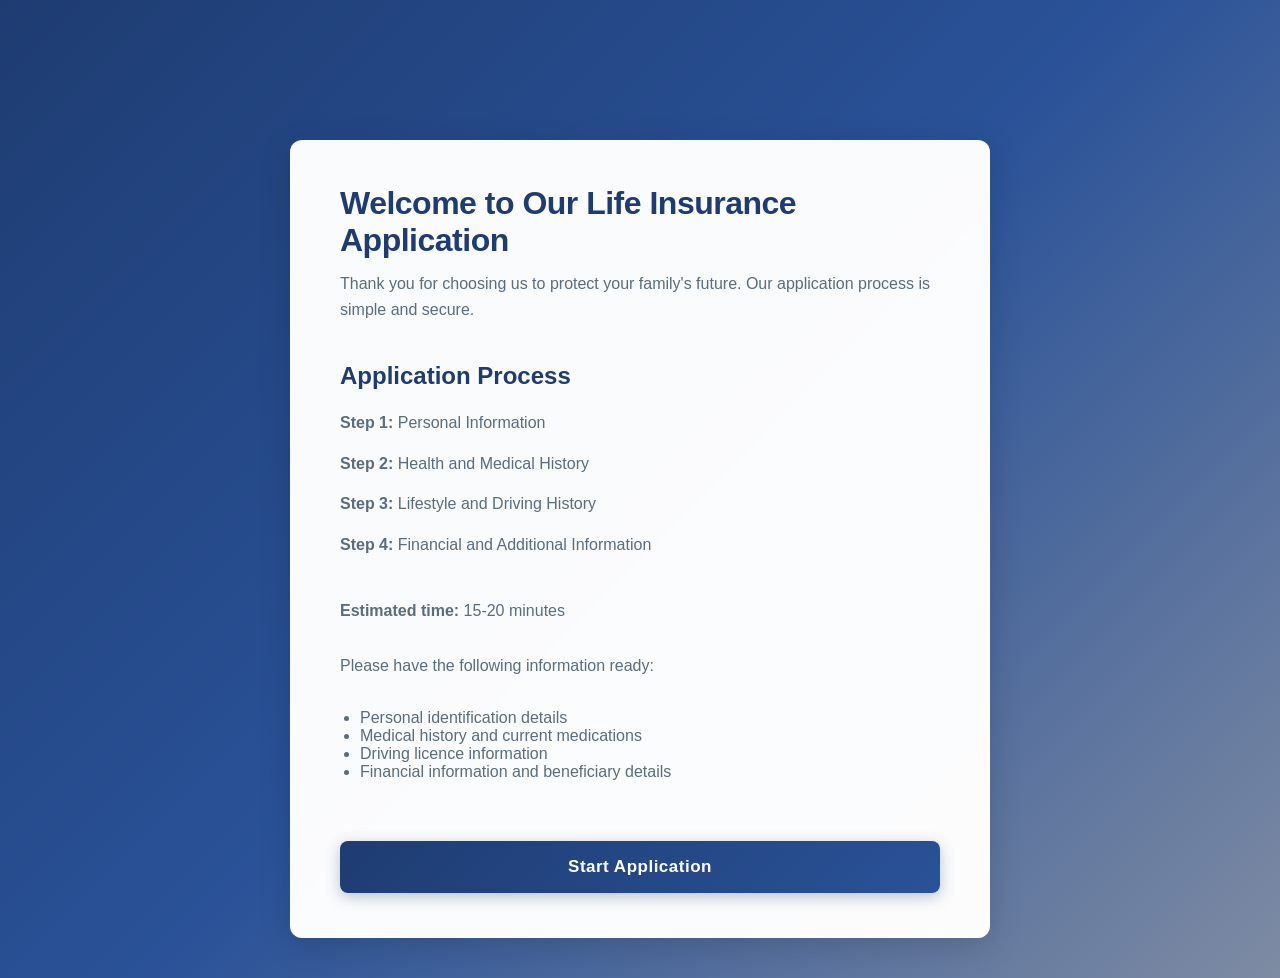
<file: index.html>
<!DOCTYPE html>
<html lang="en">
<head>
    <!-- Character encoding for proper text display -->
    <meta charset="UTF-8">
    <!-- Viewport settings for responsive design on mobile devices -->
    <meta name="viewport" content="width=device-width, initial-scale=1.0">
    <title>Life Insurance Application</title>
    <!-- Link to external CSS stylesheet -->
    <link rel="stylesheet" href="styles.css">
</head>
<body>
    <!-- Main container for the landing page -->
    <div class="container" style="margin-top: 100px;">
        <h1>Welcome to Our Life Insurance Application</h1>
        <p>Thank you for choosing us to protect your family's future. Our application process is simple and secure.</p>
        
        <div style="margin: 40px 0;">
            <h2 style="color: #1e3c72; font-size: 24px; margin-bottom: 20px;">Application Process</h2>
            <p style="margin-bottom: 15px;"><strong>Step 1:</strong> Personal Information</p>
            <p style="margin-bottom: 15px;"><strong>Step 2:</strong> Health and Medical History</p>
            <p style="margin-bottom: 15px;"><strong>Step 3:</strong> Lifestyle and Driving History</p>
            <p style="margin-bottom: 15px;"><strong>Step 4:</strong> Financial and Additional Information</p>
        </div>
        
        <div style="margin: 40px 0;">
            <p><strong>Estimated time:</strong> 15-20 minutes</p>
            <p>Please have the following information ready:</p>
            <ul style="margin-left: 20px; margin-top: 10px; color: #5a6c7d;">
                <li>Personal identification details</li>
                <li>Medical history and current medications</li>
                <li>Driving licence information</li>
                <li>Financial information and beneficiary details</li>
            </ul>
        </div>
        
        <button onclick="window.location.href='personal.html'" style="margin-top: 20px;">
            Start Application
        </button>
    </div>
</body>
</html>
</file>
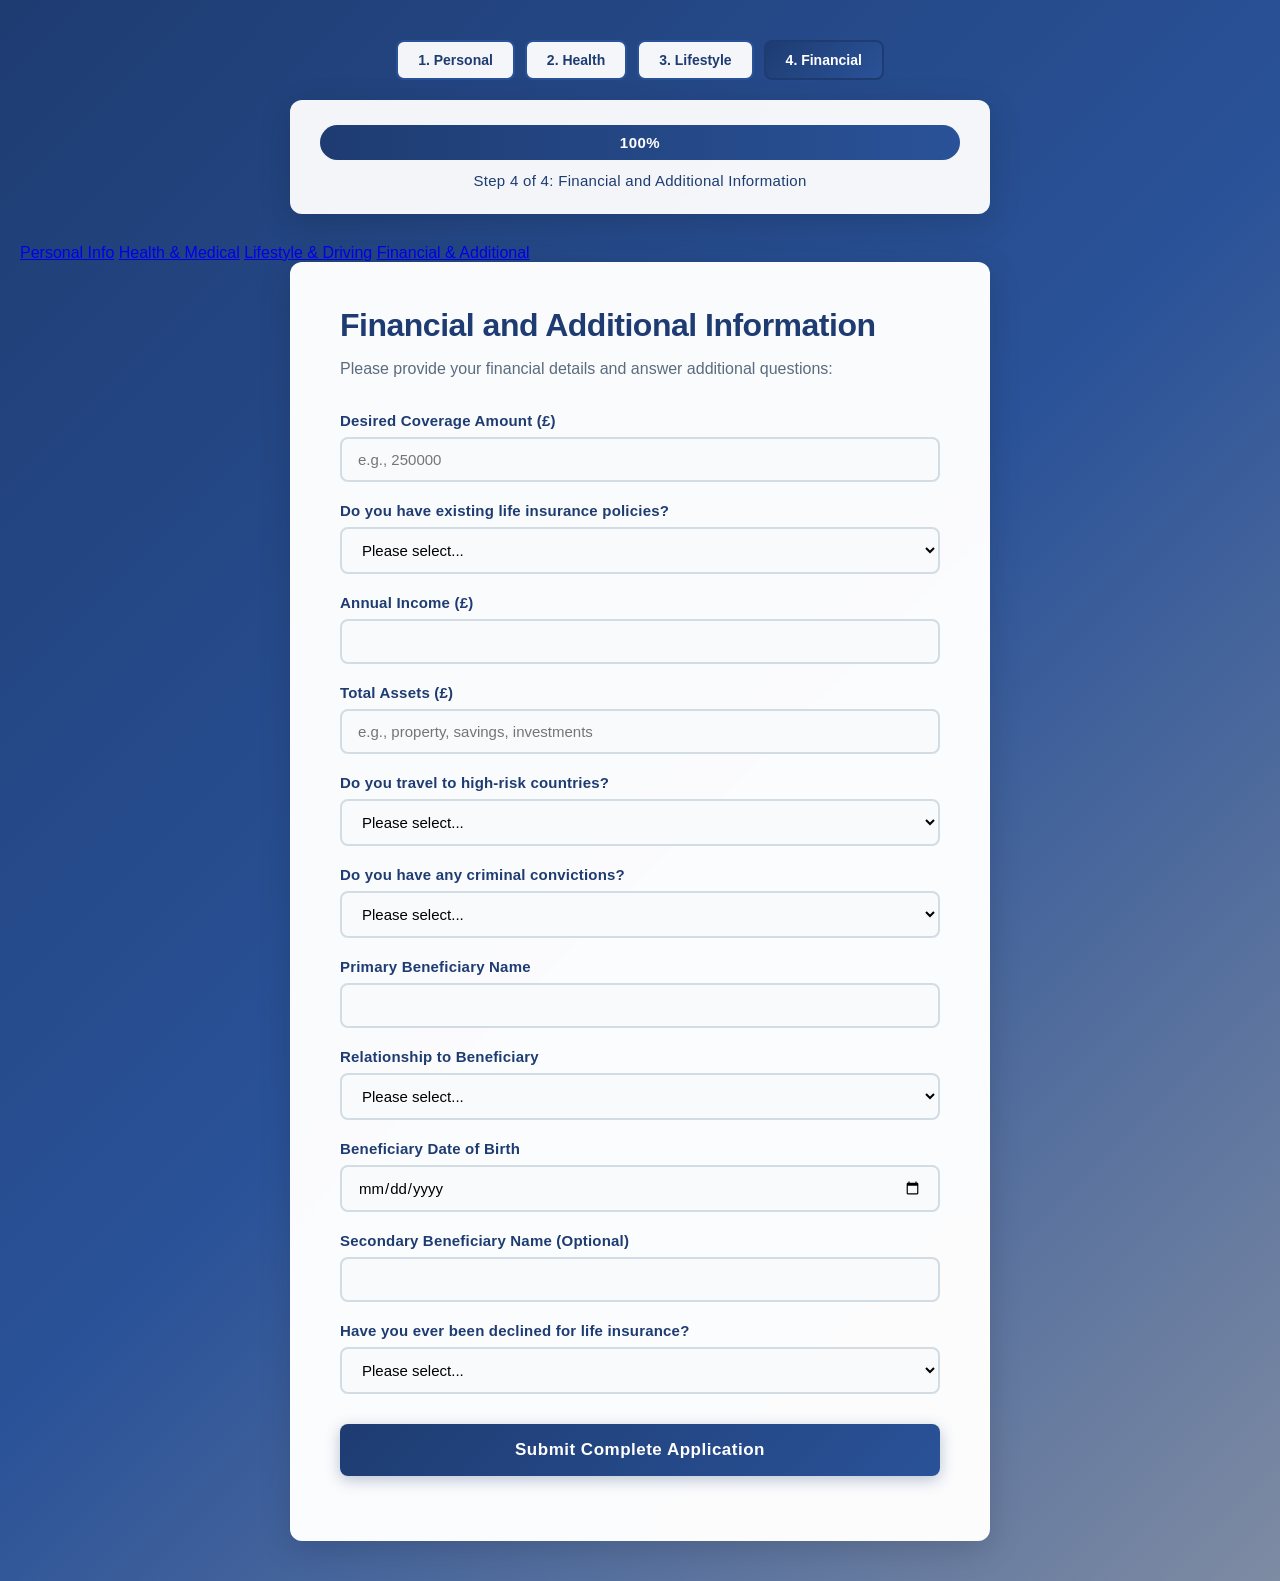
<file: financial.html>
<!DOCTYPE html>
<html lang="en">
<head>
    <!-- Character encoding for proper text display -->
    <meta charset="UTF-8">
    <!-- Viewport settings for responsive design on mobile devices -->
    <meta name="viewport" content="width=device-width, initial-scale=1.0">
    <title>Financial and Additional Information</title>
    <!-- Link to external CSS stylesheet -->
    <link rel="stylesheet" href="styles.css">
</head>
<body>
    <!-- Navigation buttons -->
    <div class="nav-buttons">
        <a href="personal.html" class="nav-button">1. Personal</a>
        <a href="health.html" class="nav-button">2. Health</a>
        <a href="lifestyle.html" class="nav-button">3. Lifestyle</a>
        <a href="financial.html" class="nav-button active">4. Financial</a>
    </div>
    
    <!-- Progress bar -->
    <div class="progress-container">
        <div class="progress-bar">
            <div class="progress-fill" style="width: 100%;">100%</div>
        </div>
        <div class="progress-text">Step 4 of 4: Financial and Additional Information</div>
    </div>
    
    <!-- Navigation bar -->
    <div class="nav-container">
        <a href="index.html" class="nav-link">Personal Info</a>
        <a href="health.html" class="nav-link">Health & Medical</a>
        <a href="lifestyle.html" class="nav-link">Lifestyle & Driving</a>
        <a href="financial.html" class="nav-link active">Financial & Additional</a>
    </div>
    
    <!-- Main container for the form -->
    <div class="container">
        <h1>Financial and Additional Information</h1>
        <p>Please provide your financial details and answer additional questions:</p>
        
        <!-- Financial and additional information form -->
        <form id="financialForm">
            <!-- Desired coverage amount -->
            <div class="form-group">
                <label for="coverageAmount">Desired Coverage Amount (£)</label>
                <input type="number" id="coverageAmount" name="coverageAmount" min="0" step="10000" placeholder="e.g., 250000" required>
            </div>
            
            <!-- Existing life insurance policies -->
            <div class="form-group">
                <label for="existingPolicies">Do you have existing life insurance policies?</label>
                <select id="existingPolicies" name="existingPolicies" required>
                    <option value="">Please select...</option>
                    <option value="no">No</option>
                    <option value="yes">Yes</option>
                </select>
            </div>
            
            <div class="form-group" id="policiesDetails" style="display: none;">
                <label for="policiesInfo">Please provide details of existing policies</label>
                <textarea id="policiesInfo" name="policiesInfo" rows="3" placeholder="Provider, coverage amount, and policy type"></textarea>
            </div>
            
            <!-- Annual income (already collected but asking again for verification) -->
            <div class="form-group">
                <label for="annualIncome">Annual Income (£)</label>
                <input type="number" id="annualIncome" name="annualIncome" min="0" step="1000" required>
            </div>
            
            <!-- Assets -->
            <div class="form-group">
                <label for="assets">Total Assets (£)</label>
                <input type="number" id="assets" name="assets" min="0" step="10000" placeholder="e.g., property, savings, investments" required>
            </div>
            
            <!-- Travel to high-risk countries -->
            <div class="form-group">
                <label for="highRiskTravel">Do you travel to high-risk countries?</label>
                <select id="highRiskTravel" name="highRiskTravel" required>
                    <option value="">Please select...</option>
                    <option value="no">No</option>
                    <option value="yes">Yes</option>
                    <option value="planning">Planning to</option>
                </select>
            </div>
            
            <div class="form-group" id="travelDetails" style="display: none;">
                <label for="travelInfo">Please provide details</label>
                <textarea id="travelInfo" name="travelInfo" rows="3" placeholder="Countries and frequency of travel"></textarea>
            </div>
            
            <!-- Criminal history -->
            <div class="form-group">
                <label for="criminalHistory">Do you have any criminal convictions?</label>
                <select id="criminalHistory" name="criminalHistory" required>
                    <option value="">Please select...</option>
                    <option value="no">No</option>
                    <option value="yes">Yes</option>
                </select>
            </div>
            
            <div class="form-group" id="criminalDetails" style="display: none;">
                <label for="criminalInfo">Please provide details</label>
                <textarea id="criminalInfo" name="criminalInfo" rows="3" placeholder="Nature of conviction and date"></textarea>
            </div>
            
            <!-- Beneficiary information -->
            <div class="form-group">
                <label for="beneficiaryName">Primary Beneficiary Name</label>
                <input type="text" id="beneficiaryName" name="beneficiaryName" required>
            </div>
            
            <div class="form-group">
                <label for="beneficiaryRelationship">Relationship to Beneficiary</label>
                <select id="beneficiaryRelationship" name="beneficiaryRelationship" required>
                    <option value="">Please select...</option>
                    <option value="spouse">Spouse</option>
                    <option value="partner">Partner</option>
                    <option value="child">Child</option>
                    <option value="parent">Parent</option>
                    <option value="sibling">Sibling</option>
                    <option value="other">Other</option>
                </select>
            </div>
            
            <div class="form-group">
                <label for="beneficiaryDOB">Beneficiary Date of Birth</label>
                <input type="date" id="beneficiaryDOB" name="beneficiaryDOB" required>
            </div>
            
            <!-- Secondary beneficiary (optional) -->
            <div class="form-group">
                <label for="secondaryBeneficiary">Secondary Beneficiary Name (Optional)</label>
                <input type="text" id="secondaryBeneficiary" name="secondaryBeneficiary">
            </div>
            
            <!-- Previous insurance declinations -->
            <div class="form-group">
                <label for="previousDeclination">Have you ever been declined for life insurance?</label>
                <select id="previousDeclination" name="previousDeclination" required>
                    <option value="">Please select...</option>
                    <option value="no">No</option>
                    <option value="yes">Yes</option>
                </select>
            </div>
            
            <div class="form-group" id="declinationDetails" style="display: none;">
                <label for="declinationInfo">Please provide details</label>
                <textarea id="declinationInfo" name="declinationInfo" rows="3" placeholder="Insurance company and reason for declination"></textarea>
            </div>
            
            <!-- Submit button -->
            <button type="submit">Submit Complete Application</button>
        </form>
        
        <!-- Container for success/error messages -->
        <div id="message"></div>
    </div>
    
    <script>
        // Show/hide conditional fields based on selections
        document.getElementById('existingPolicies').addEventListener('change', function() {
            const policiesDetails = document.getElementById('policiesDetails');
            if (this.value === 'yes') {
                policiesDetails.style.display = 'block';
                document.getElementById('policiesInfo').required = true;
            } else {
                policiesDetails.style.display = 'none';
                document.getElementById('policiesInfo').required = false;
            }
        });
        
        document.getElementById('highRiskTravel').addEventListener('change', function() {
            const travelDetails = document.getElementById('travelDetails');
            if (this.value === 'yes' || this.value === 'planning') {
                travelDetails.style.display = 'block';
                document.getElementById('travelInfo').required = true;
            } else {
                travelDetails.style.display = 'none';
                document.getElementById('travelInfo').required = false;
            }
        });
        
        document.getElementById('criminalHistory').addEventListener('change', function() {
            const criminalDetails = document.getElementById('criminalDetails');
            if (this.value === 'yes') {
                criminalDetails.style.display = 'block';
                document.getElementById('criminalInfo').required = true;
            } else {
                criminalDetails.style.display = 'none';
                document.getElementById('criminalInfo').required = false;
            }
        });
        
        document.getElementById('previousDeclination').addEventListener('change', function() {
            const declinationDetails = document.getElementById('declinationDetails');
            if (this.value === 'yes') {
                declinationDetails.style.display = 'block';
                document.getElementById('declinationInfo').required = true;
            } else {
                declinationDetails.style.display = 'none';
                document.getElementById('declinationInfo').required = false;
            }
        });
        
        // Validation functions
        function validateBeneficiaryName(name) {
            // Check for at least two words separated by space, no numbers
            const namePattern = /^[A-Za-z]+(\s[A-Za-z]+)+$/;
            return namePattern.test(name.trim());
        }
        
        function validateBeneficiaryDOB(dob) {
            const date = new Date(dob);
            const today = new Date();
            
            if (isNaN(date.getTime())) return { valid: false, message: 'Invalid date' };
            if (date > today) return { valid: false, message: 'Date of birth cannot be in the future' };
            
            return { valid: true };
        }
        
        // Add real-time validation
        document.getElementById('beneficiaryName').addEventListener('blur', function() {
            const name = this.value;
            if (!validateBeneficiaryName(name)) {
                this.style.borderColor = '#dc3545';
                if (!document.getElementById('beneficiaryNameError')) {
                    const error = document.createElement('small');
                    error.id = 'beneficiaryNameError';
                    error.style.color = '#dc3545';
                    error.textContent = 'Please enter full name (first and last name, letters only)';
                    this.parentElement.appendChild(error);
                }
            } else {
                this.style.borderColor = '#28a745';
                const error = document.getElementById('beneficiaryNameError');
                if (error) error.remove();
            }
        });
        
        document.getElementById('coverageAmount').addEventListener('blur', function() {
            const amount = parseFloat(this.value);
            if (amount < 10000 || amount > 10000000) {
                this.style.borderColor = '#dc3545';
                if (!document.getElementById('coverageError')) {
                    const error = document.createElement('small');
                    error.id = 'coverageError';
                    error.style.color = '#dc3545';
                    error.textContent = 'Coverage amount must be between £10,000 and £10,000,000';
                    this.parentElement.appendChild(error);
                }
            } else {
                this.style.borderColor = '#28a745';
                const error = document.getElementById('coverageError');
                if (error) error.remove();
            }
        });
        
        document.getElementById('annualIncome').addEventListener('blur', function() {
            const income = parseFloat(this.value);
            if (income < 0 || income > 10000000) {
                this.style.borderColor = '#dc3545';
                if (!document.getElementById('incomeError')) {
                    const error = document.createElement('small');
                    error.id = 'incomeError';
                    error.style.color = '#dc3545';
                    error.textContent = 'Please enter a valid annual income';
                    this.parentElement.appendChild(error);
                }
            } else {
                this.style.borderColor = '#28a745';
                const error = document.getElementById('incomeError');
                if (error) error.remove();
            }
        });
        
        // Add event listener for form submission
        document.getElementById('financialForm').addEventListener('submit', async function(e) {
            // Prevent default form submission behaviour (page reload)
            e.preventDefault();
            
            // Get form values
            const beneficiaryName = document.getElementById('beneficiaryName').value;
            const beneficiaryDOB = document.getElementById('beneficiaryDOB').value;
            const coverageAmount = parseFloat(document.getElementById('coverageAmount').value);
            const annualIncome = parseFloat(document.getElementById('annualIncome').value);
            
            // Validate fields
            const beneficiaryNameValid = validateBeneficiaryName(beneficiaryName);
            const beneficiaryDOBValidation = validateBeneficiaryDOB(beneficiaryDOB);
            const coverageValid = coverageAmount >= 10000 && coverageAmount <= 10000000;
            const incomeValid = annualIncome >= 0 && annualIncome <= 10000000;
            
            // Show error message if validation fails
            if (!beneficiaryNameValid || !beneficiaryDOBValidation.valid || !coverageValid || !incomeValid) {
                const messageDiv = document.getElementById('message');
                messageDiv.innerHTML = `
                    <div class="error">
                        <p><strong>Please correct the following errors:</strong></p>
                        ${!beneficiaryNameValid ? '<p>• Beneficiary name must contain first and last name (letters only)</p>' : ''}
                        ${!beneficiaryDOBValidation.valid ? '<p>• ' + beneficiaryDOBValidation.message + '</p>' : ''}
                        ${!coverageValid ? '<p>• Coverage amount must be between £10,000 and £10,000,000</p>' : ''}
                        ${!incomeValid ? '<p>• Please enter a valid annual income</p>' : ''}
                    </div>
                `;
                messageDiv.scrollIntoView({ behavior: 'smooth' });
                return;
            }
            
            // Collect all financial form data into a JavaScript object
            const financialData = {
                coverageAmount: document.getElementById('coverageAmount').value,
                existingPolicies: document.getElementById('existingPolicies').value,
                policiesInfo: document.getElementById('policiesInfo').value,
                annualIncome: document.getElementById('annualIncome').value,
                assets: document.getElementById('assets').value,
                highRiskTravel: document.getElementById('highRiskTravel').value,
                travelInfo: document.getElementById('travelInfo').value,
                criminalHistory: document.getElementById('criminalHistory').value,
                criminalInfo: document.getElementById('criminalInfo').value,
                beneficiaryName: document.getElementById('beneficiaryName').value,
                beneficiaryRelationship: document.getElementById('beneficiaryRelationship').value,
                beneficiaryDOB: document.getElementById('beneficiaryDOB').value,
                secondaryBeneficiary: document.getElementById('secondaryBeneficiary').value,
                previousDeclination: document.getElementById('previousDeclination').value,
                declinationInfo: document.getElementById('declinationInfo').value,
                submittedAt: new Date().toISOString() // Add timestamp of submission
            };
            
            const messageDiv = document.getElementById('message');
            
            // Save financial data to localStorage
            localStorage.setItem('financialInfo', JSON.stringify(financialData));
            
            // Retrieve all stored data from localStorage
            const personalInfo = JSON.parse(localStorage.getItem('personalInfo') || '{}');
            const healthInfo = JSON.parse(localStorage.getItem('healthInfo') || '{}');
            const lifestyleInfo = JSON.parse(localStorage.getItem('lifestyleInfo') || '{}');
            
            // Combine all data into a single object with separate sections
            const completeApplication = {
                personalInformation: personalInfo,
                healthAndMedicalHistory: healthInfo,
                lifestyleAndDrivingHistory: lifestyleInfo,
                financialAndAdditionalInformation: financialData,
                applicationCompletedAt: new Date().toISOString()
            };
            
            try {
                // Send complete application to the Flask backend server
                const response = await fetch('http://localhost:5000/submit-complete', {
                    method: 'POST',
                    headers: {
                        'Content-Type': 'application/json',
                    },
                    body: JSON.stringify(completeApplication)
                });
                
                // Parse the JSON response from the server
                const result = await response.json();
                
                if (result.status === 'success') {
                    // Clear localStorage after successful submission
                    localStorage.removeItem('personalInfo');
                    localStorage.removeItem('healthInfo');
                    localStorage.removeItem('lifestyleInfo');
                    localStorage.removeItem('financialInfo');
                    
                    // Get risk assessment data
                    const risk = result.riskAssessment;
                    
                    // Determine message class based on decision
                    let messageClass = 'success';
                    let decisionText = '';
                    
                    if (risk.decision === 'ACCEPT') {
                        messageClass = 'success';
                        decisionText = '<p><strong>Decision: ACCEPTED</strong></p><p>Your application has been accepted at standard rates.</p>';
                    } else if (risk.decision === 'ACCEPT_WITH_LOADING') {
                        messageClass = 'warning';
                        decisionText = '<p><strong>Decision: ACCEPTED WITH LOADING</strong></p><p>Your application has been accepted with an increased premium due to moderate risk factors.</p>';
                    } else if (risk.decision === 'REFER') {
                        messageClass = 'warning';
                        decisionText = '<p><strong>Decision: REFERRED FOR REVIEW</strong></p><p>Your application requires further review by our underwriting team. We will contact you within 5 working days.</p>';
                    }
                    
                    // Build risk breakdown list
                    let breakdownList = '';
                    if (risk.breakdown) {
                        breakdownList = '<p><strong>Risk Score Breakdown:</strong></p><ul style="text-align: left; margin: 10px 0; padding-left: 20px;">';
                        for (const [category, score] of Object.entries(risk.breakdown)) {
                            if (score > 0) {
                                const categoryName = category.replace(/_/g, ' ').replace(/\b\w/g, l => l.toUpperCase());
                                breakdownList += `<li style="margin-bottom: 5px;">${categoryName}: +${score} points</li>`;
                            }
                        }
                        breakdownList += '</ul>';
                    }
                    
                    // Display success message with risk assessment to the user
                    messageDiv.innerHTML = `
                        <div class="${messageClass}">
                            <h2 style="margin-bottom: 15px;">Application Assessment Complete</h2>
                            <p><strong>Coverage Amount:</strong> £${parseInt(financialData.coverageAmount).toLocaleString()}</p>
                            <p><strong>Primary Beneficiary:</strong> ${financialData.beneficiaryName}</p>
                            <hr style="margin: 15px 0; border: none; border-top: 1px solid rgba(0,0,0,0.1);">
                            <p><strong>Risk Assessment Results:</strong></p>
                            ${decisionText}
                            <p><strong>Risk Level:</strong> ${risk.risk_level}</p>
                            <p><strong>Total Risk Score:</strong> ${risk.total_score} points</p>
                            <hr style="margin: 15px 0; border: none; border-top: 1px solid rgba(0,0,0,0.1);">
                            ${breakdownList}
                            <p style="margin-top: 15px; font-size: 13px;"><em>Application saved as: ${result.filename}</em></p>
                        </div>
                    `;
                    
                    // Scroll to the message
                    messageDiv.scrollIntoView({ behavior: 'smooth' });
                } else {
                    // Display error message if server returned an error
                    messageDiv.innerHTML = `
                        <div class="error">
                            <p><strong>Error:</strong> ${result.message}</p>
                        </div>
                    `;
                }
            } catch (error) {
                // Display error message if the request failed
                messageDiv.innerHTML = `
                    <div class="error">
                        <p><strong>Error:</strong> Could not connect to server. Please make sure the Flask server is running.</p>
                        <p>${error.message}</p>
                    </div>
                `;
            }
        });
    </script>
</body>
</html>
</file>
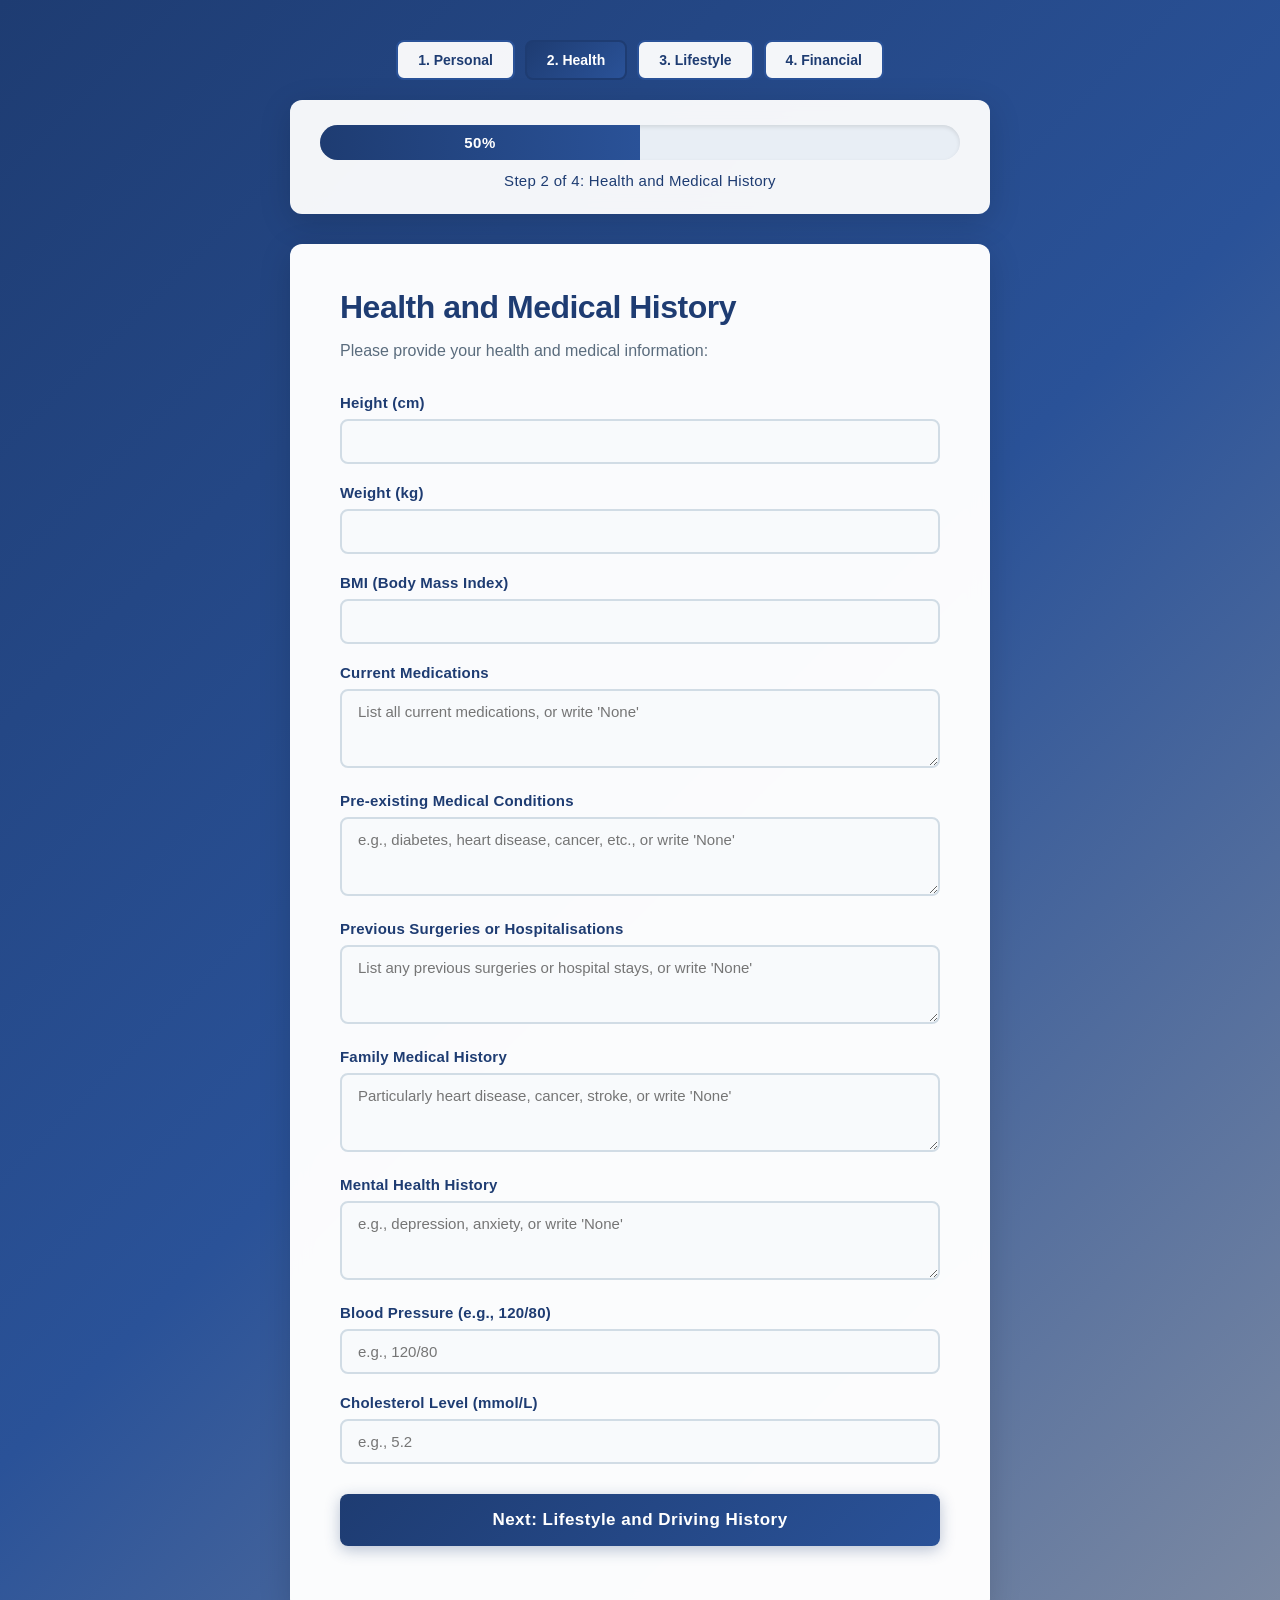
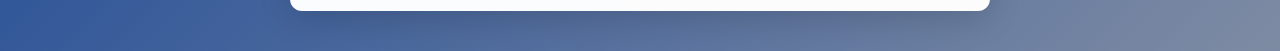
<file: health.html>
<!DOCTYPE html>
<html lang="en">
<head>
    <!-- Character encoding for proper text display -->
    <meta charset="UTF-8">
    <!-- Viewport settings for responsive design on mobile devices -->
    <meta name="viewport" content="width=device-width, initial-scale=1.0">
    <title>Health and Medical History</title>
    <!-- Link to external CSS stylesheet -->
    <link rel="stylesheet" href="styles.css">
</head>
<body>
    <!-- Navigation buttons -->
    <div class="nav-buttons">
        <a href="personal.html" class="nav-button">1. Personal</a>
        <a href="health.html" class="nav-button active">2. Health</a>
        <a href="lifestyle.html" class="nav-button">3. Lifestyle</a>
        <a href="financial.html" class="nav-button">4. Financial</a>
    </div>
    
    <!-- Progress bar -->
    <div class="progress-container">
        <div class="progress-bar">
            <div class="progress-fill" style="width: 50%;">50%</div>
        </div>
        <div class="progress-text">Step 2 of 4: Health and Medical History</div>
    </div>
    
    <!-- Main container for the form -->
    <div class="container">
        <h1>Health and Medical History</h1>
        <p>Please provide your health and medical information:</p>
        
        <!-- Health and medical history form -->
        <form id="healthForm">
            <!-- Height input field -->
            <div class="form-group">
                <label for="height">Height (cm)</label>
                <input type="number" id="height" name="height" min="0" step="0.1" required>
            </div>
            
            <!-- Weight input field -->
            <div class="form-group">
                <label for="weight">Weight (kg)</label>
                <input type="number" id="weight" name="weight" min="0" step="0.1" required>
            </div>
            
            <!-- BMI display (calculated automatically) -->
            <div class="form-group">
                <label>BMI (Body Mass Index)</label>
                <input type="text" id="bmi" name="bmi" readonly>
            </div>
            
            <!-- Current medications textarea -->
            <div class="form-group">
                <label for="medications">Current Medications</label>
                <textarea id="medications" name="medications" rows="3" placeholder="List all current medications, or write 'None'"></textarea>
            </div>
            
            <!-- Pre-existing medical conditions -->
            <div class="form-group">
                <label for="medicalConditions">Pre-existing Medical Conditions</label>
                <textarea id="medicalConditions" name="medicalConditions" rows="3" placeholder="e.g., diabetes, heart disease, cancer, etc., or write 'None'" required></textarea>
            </div>
            
            <!-- Previous surgeries or hospitalisations -->
            <div class="form-group">
                <label for="surgeries">Previous Surgeries or Hospitalisations</label>
                <textarea id="surgeries" name="surgeries" rows="3" placeholder="List any previous surgeries or hospital stays, or write 'None'" required></textarea>
            </div>
            
            <!-- Family medical history -->
            <div class="form-group">
                <label for="familyHistory">Family Medical History</label>
                <textarea id="familyHistory" name="familyHistory" rows="3" placeholder="Particularly heart disease, cancer, stroke, or write 'None'" required></textarea>
            </div>
            
            <!-- Mental health history -->
            <div class="form-group">
                <label for="mentalHealth">Mental Health History</label>
                <textarea id="mentalHealth" name="mentalHealth" rows="3" placeholder="e.g., depression, anxiety, or write 'None'" required></textarea>
            </div>
            
            <!-- Blood pressure -->
            <div class="form-group">
                <label for="bloodPressure">Blood Pressure (e.g., 120/80)</label>
                <input type="text" id="bloodPressure" name="bloodPressure" placeholder="e.g., 120/80" required>
            </div>
            
            <!-- Cholesterol levels -->
            <div class="form-group">
                <label for="cholesterol">Cholesterol Level (mmol/L)</label>
                <input type="number" id="cholesterol" name="cholesterol" min="0" step="0.1" placeholder="e.g., 5.2">
            </div>
            
            <!-- Submit button -->
            <button type="submit">Next: Lifestyle and Driving History</button>
        </form>
        
        <!-- Container for success/error messages -->
        <div id="message"></div>
    </div>
    
    <script>
        // Calculate BMI automatically when height or weight changes
        const heightInput = document.getElementById('height');
        const weightInput = document.getElementById('weight');
        const bmiInput = document.getElementById('bmi');
        
        function calculateBMI() {
            const height = parseFloat(heightInput.value);
            const weight = parseFloat(weightInput.value);
            
            if (height > 0 && weight > 0) {
                // BMI = weight (kg) / (height (m))^2
                const heightInMeters = height / 100;
                const bmi = weight / (heightInMeters * heightInMeters);
                bmiInput.value = bmi.toFixed(1);
            } else {
                bmiInput.value = '';
            }
        }
        
        // Validation functions
        function validateHeight(height) {
            // Height should be between 100cm and 250cm
            return height >= 100 && height <= 250;
        }
        
        function validateWeight(weight) {
            // Weight should be between 30kg and 300kg
            return weight >= 30 && weight <= 300;
        }
        
        function validateBloodPressure(bp) {
            // Format: systolic/diastolic (e.g., 120/80)
            const bpPattern = /^\d{2,3}\/\d{2,3}$/;
            if (!bpPattern.test(bp)) return false;
            
            const [systolic, diastolic] = bp.split('/').map(Number);
            // Systolic: 70-250, Diastolic: 40-150
            return systolic >= 70 && systolic <= 250 && diastolic >= 40 && diastolic <= 150;
        }
        
        function validateCholesterol(cholesterol) {
            // Cholesterol should be between 2.0 and 15.0 mmol/L
            return cholesterol >= 2.0 && cholesterol <= 15.0;
        }
        
        heightInput.addEventListener('input', calculateBMI);
        weightInput.addEventListener('input', calculateBMI);
        
        // Add real-time validation
        heightInput.addEventListener('blur', function() {
            const height = parseFloat(this.value);
            if (!validateHeight(height)) {
                this.style.borderColor = '#dc3545';
                if (!document.getElementById('heightError')) {
                    const error = document.createElement('small');
                    error.id = 'heightError';
                    error.style.color = '#dc3545';
                    error.textContent = 'Height must be between 100cm and 250cm';
                    this.parentElement.appendChild(error);
                }
            } else {
                this.style.borderColor = '#28a745';
                const error = document.getElementById('heightError');
                if (error) error.remove();
            }
        });
        
        weightInput.addEventListener('blur', function() {
            const weight = parseFloat(this.value);
            if (!validateWeight(weight)) {
                this.style.borderColor = '#dc3545';
                if (!document.getElementById('weightError')) {
                    const error = document.createElement('small');
                    error.id = 'weightError';
                    error.style.color = '#dc3545';
                    error.textContent = 'Weight must be between 30kg and 300kg';
                    this.parentElement.appendChild(error);
                }
            } else {
                this.style.borderColor = '#28a745';
                const error = document.getElementById('weightError');
                if (error) error.remove();
            }
        });
        
        document.getElementById('bloodPressure').addEventListener('blur', function() {
            const bp = this.value;
            if (!validateBloodPressure(bp)) {
                this.style.borderColor = '#dc3545';
                if (!document.getElementById('bpError')) {
                    const error = document.createElement('small');
                    error.id = 'bpError';
                    error.style.color = '#dc3545';
                    error.textContent = 'Please enter blood pressure in format: 120/80';
                    this.parentElement.appendChild(error);
                }
            } else {
                this.style.borderColor = '#28a745';
                const error = document.getElementById('bpError');
                if (error) error.remove();
            }
        });
        
        document.getElementById('cholesterol').addEventListener('blur', function() {
            const cholesterol = parseFloat(this.value);
            if (this.value && !validateCholesterol(cholesterol)) {
                this.style.borderColor = '#dc3545';
                if (!document.getElementById('cholesterolError')) {
                    const error = document.createElement('small');
                    error.id = 'cholesterolError';
                    error.style.color = '#dc3545';
                    error.textContent = 'Cholesterol must be between 2.0 and 15.0 mmol/L';
                    this.parentElement.appendChild(error);
                }
            } else {
                this.style.borderColor = '#28a745';
                const error = document.getElementById('cholesterolError');
                if (error) error.remove();
            }
        });
        
        // Add event listener for form submission
        document.getElementById('healthForm').addEventListener('submit', async function(e) {
            // Prevent default form submission behaviour (page reload)
            e.preventDefault();
            
            // Get form values
            const height = parseFloat(document.getElementById('height').value);
            const weight = parseFloat(document.getElementById('weight').value);
            const bloodPressure = document.getElementById('bloodPressure').value;
            const cholesterol = parseFloat(document.getElementById('cholesterol').value);
            
            // Validate all fields
            const heightValid = validateHeight(height);
            const weightValid = validateWeight(weight);
            const bpValid = validateBloodPressure(bloodPressure);
            const cholesterolValid = !cholesterol || validateCholesterol(cholesterol);
            
            // Show error message if validation fails
            if (!heightValid || !weightValid || !bpValid || !cholesterolValid) {
                const messageDiv = document.getElementById('message');
                messageDiv.innerHTML = `
                    <div class="error">
                        <p><strong>Please correct the following errors:</strong></p>
                        ${!heightValid ? '<p>• Height must be between 100cm and 250cm</p>' : ''}
                        ${!weightValid ? '<p>• Weight must be between 30kg and 300kg</p>' : ''}
                        ${!bpValid ? '<p>• Blood pressure must be in format: 120/80</p>' : ''}
                        ${!cholesterolValid ? '<p>• Cholesterol must be between 2.0 and 15.0 mmol/L</p>' : ''}
                    </div>
                `;
                messageDiv.scrollIntoView({ behavior: 'smooth' });
                return;
            }
            
            // Collect all health form data into a JavaScript object
            const healthData = {
                height: height,
                weight: weight,
                bmi: document.getElementById('bmi').value,
                medications: document.getElementById('medications').value,
                medicalConditions: document.getElementById('medicalConditions').value,
                surgeries: document.getElementById('surgeries').value,
                familyHistory: document.getElementById('familyHistory').value,
                mentalHealth: document.getElementById('mentalHealth').value,
                bloodPressure: bloodPressure,
                cholesterol: cholesterol || '',
                submittedAt: new Date().toISOString() // Add timestamp of submission
            };
            
            // Save health data to localStorage
            localStorage.setItem('healthInfo', JSON.stringify(healthData));
            
            // Redirect to lifestyle page
            window.location.href = 'lifestyle.html';
        });
    </script>
</body>
</html>
</file>
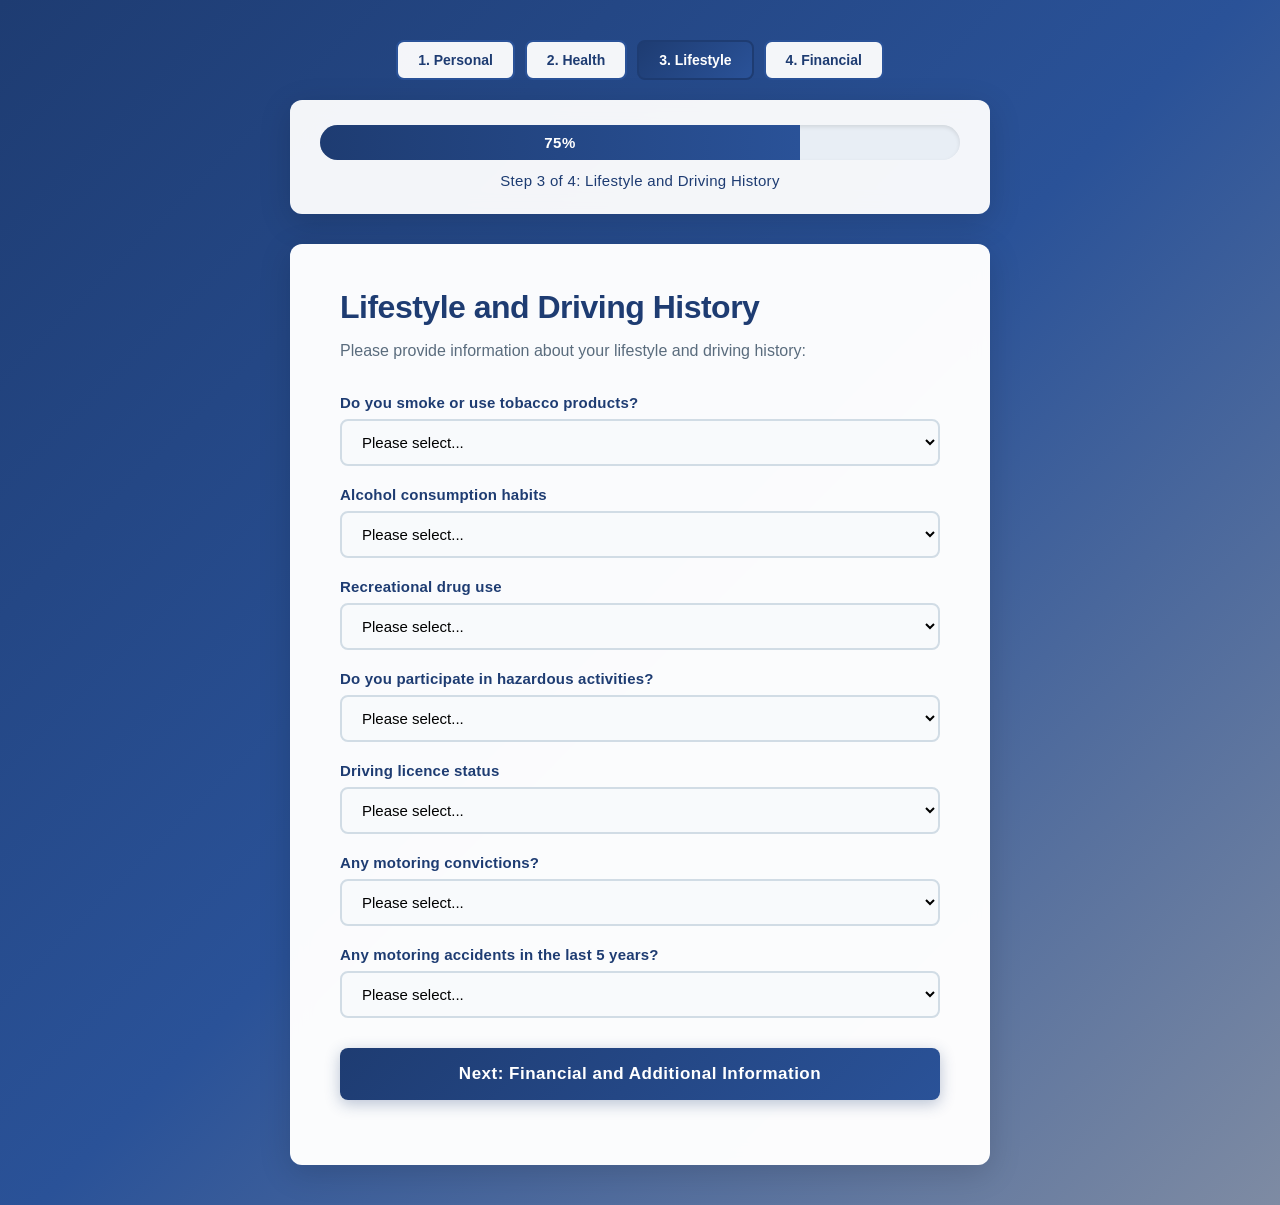
<file: lifestyle.html>
<!DOCTYPE html>
<html lang="en">
<head>
    <!-- Character encoding for proper text display -->
    <meta charset="UTF-8">
    <!-- Viewport settings for responsive design on mobile devices -->
    <meta name="viewport" content="width=device-width, initial-scale=1.0">
    <title>Lifestyle and Driving History</title>
    <!-- Link to external CSS stylesheet -->
    <link rel="stylesheet" href="styles.css">
</head>
<body>
    <!-- Navigation buttons -->
    <div class="nav-buttons">
        <a href="personal.html" class="nav-button">1. Personal</a>
        <a href="health.html" class="nav-button">2. Health</a>
        <a href="lifestyle.html" class="nav-button active">3. Lifestyle</a>
        <a href="financial.html" class="nav-button">4. Financial</a>
    </div>
    
    <!-- Progress bar -->
    <div class="progress-container">
        <div class="progress-bar">
            <div class="progress-fill" style="width: 75%;">75%</div>
        </div>
        <div class="progress-text">Step 3 of 4: Lifestyle and Driving History</div>
    </div>
    
    <!-- Main container for the form -->
    <div class="container">
        <h1>Lifestyle and Driving History</h1>
        <p>Please provide information about your lifestyle and driving history:</p>
        
        <!-- Lifestyle and driving history form -->
        <form id="lifestyleForm">
            <!-- Smoking/tobacco use section -->
            <div class="form-group">
                <label for="smoker">Do you smoke or use tobacco products?</label>
                <select id="smoker" name="smoker" required>
                    <option value="">Please select...</option>
                    <option value="no">No</option>
                    <option value="yes">Yes</option>
                    <option value="former">Former smoker</option>
                </select>
            </div>
            
            <!-- Smoking details (shown if yes) -->
            <div class="form-group" id="smokingDetails" style="display: none;">
                <label for="smokingAmount">How much do you smoke per day?</label>
                <input type="text" id="smokingAmount" name="smokingAmount" placeholder="e.g., 10 cigarettes">
            </div>
            
            <div class="form-group" id="smokingDuration" style="display: none;">
                <label for="smokingYears">For how long have you smoked?</label>
                <input type="text" id="smokingYears" name="smokingYears" placeholder="e.g., 5 years">
            </div>
            
            <!-- Alcohol consumption -->
            <div class="form-group">
                <label for="alcohol">Alcohol consumption habits</label>
                <select id="alcohol" name="alcohol" required>
                    <option value="">Please select...</option>
                    <option value="none">None</option>
                    <option value="occasional">Occasional (1-2 drinks per week)</option>
                    <option value="moderate">Moderate (3-7 drinks per week)</option>
                    <option value="regular">Regular (8-14 drinks per week)</option>
                    <option value="heavy">Heavy (15+ drinks per week)</option>
                </select>
            </div>
            
            <!-- Recreational drug use -->
            <div class="form-group">
                <label for="drugs">Recreational drug use</label>
                <select id="drugs" name="drugs" required>
                    <option value="">Please select...</option>
                    <option value="no">No</option>
                    <option value="yes">Yes</option>
                    <option value="former">Former user</option>
                </select>
            </div>
            
            <div class="form-group" id="drugDetails" style="display: none;">
                <label for="drugInfo">Please provide details</label>
                <textarea id="drugInfo" name="drugInfo" rows="3" placeholder="Type of drugs and frequency"></textarea>
            </div>
            
            <!-- Hazardous activities -->
            <div class="form-group">
                <label for="hazardousActivities">Do you participate in hazardous activities?</label>
                <select id="hazardousActivities" name="hazardousActivities" required>
                    <option value="">Please select...</option>
                    <option value="no">No</option>
                    <option value="yes">Yes</option>
                </select>
            </div>
            
            <div class="form-group" id="activitiesDetails" style="display: none;">
                <label for="activitiesInfo">Please specify activities</label>
                <textarea id="activitiesInfo" name="activitiesInfo" rows="3" placeholder="e.g., skydiving, scuba diving, motor racing"></textarea>
            </div>
            
            <!-- Driving licence status -->
            <div class="form-group">
                <label for="licenceStatus">Driving licence status</label>
                <select id="licenceStatus" name="licenceStatus" required>
                    <option value="">Please select...</option>
                    <option value="full">Full UK licence</option>
                    <option value="provisional">Provisional licence</option>
                    <option value="international">International licence</option>
                    <option value="none">No licence</option>
                    <option value="suspended">Suspended</option>
                    <option value="revoked">Revoked</option>
                </select>
            </div>
            
            <!-- Motoring convictions -->
            <div class="form-group">
                <label for="convictions">Any motoring convictions?</label>
                <select id="convictions" name="convictions" required>
                    <option value="">Please select...</option>
                    <option value="no">No</option>
                    <option value="yes">Yes</option>
                </select>
            </div>
            
            <div class="form-group" id="convictionsDetails" style="display: none;">
                <label for="convictionsInfo">Please provide details</label>
                <textarea id="convictionsInfo" name="convictionsInfo" rows="3" placeholder="Type of conviction and date"></textarea>
            </div>
            
            <!-- Accidents -->
            <div class="form-group">
                <label for="accidents">Any motoring accidents in the last 5 years?</label>
                <select id="accidents" name="accidents" required>
                    <option value="">Please select...</option>
                    <option value="no">No</option>
                    <option value="yes">Yes</option>
                </select>
            </div>
            
            <div class="form-group" id="accidentsDetails" style="display: none;">
                <label for="accidentsInfo">Please provide details</label>
                <textarea id="accidentsInfo" name="accidentsInfo" rows="3" placeholder="Date, circumstances, and fault status"></textarea>
            </div>
            
            <!-- Submit button -->
            <button type="submit">Next: Financial and Additional Information</button>
        </form>
        
        <!-- Container for success/error messages -->
        <div id="message"></div>
    </div>
    
    <script>
        // Show/hide conditional fields based on selections
        document.getElementById('smoker').addEventListener('change', function() {
            const smokingDetails = document.getElementById('smokingDetails');
            const smokingDuration = document.getElementById('smokingDuration');
            if (this.value === 'yes') {
                smokingDetails.style.display = 'block';
                smokingDuration.style.display = 'block';
                document.getElementById('smokingAmount').required = true;
                document.getElementById('smokingYears').required = true;
            } else {
                smokingDetails.style.display = 'none';
                smokingDuration.style.display = 'none';
                document.getElementById('smokingAmount').required = false;
                document.getElementById('smokingYears').required = false;
            }
        });
        
        document.getElementById('drugs').addEventListener('change', function() {
            const drugDetails = document.getElementById('drugDetails');
            if (this.value === 'yes' || this.value === 'former') {
                drugDetails.style.display = 'block';
                document.getElementById('drugInfo').required = true;
            } else {
                drugDetails.style.display = 'none';
                document.getElementById('drugInfo').required = false;
            }
        });
        
        document.getElementById('hazardousActivities').addEventListener('change', function() {
            const activitiesDetails = document.getElementById('activitiesDetails');
            if (this.value === 'yes') {
                activitiesDetails.style.display = 'block';
                document.getElementById('activitiesInfo').required = true;
            } else {
                activitiesDetails.style.display = 'none';
                document.getElementById('activitiesInfo').required = false;
            }
        });
        
        document.getElementById('convictions').addEventListener('change', function() {
            const convictionsDetails = document.getElementById('convictionsDetails');
            if (this.value === 'yes') {
                convictionsDetails.style.display = 'block';
                document.getElementById('convictionsInfo').required = true;
            } else {
                convictionsDetails.style.display = 'none';
                document.getElementById('convictionsInfo').required = false;
            }
        });
        
        document.getElementById('accidents').addEventListener('change', function() {
            const accidentsDetails = document.getElementById('accidentsDetails');
            if (this.value === 'yes') {
                accidentsDetails.style.display = 'block';
                document.getElementById('accidentsInfo').required = true;
            } else {
                accidentsDetails.style.display = 'none';
                document.getElementById('accidentsInfo').required = false;
            }
        });
        
        // Add event listener for form submission
        document.getElementById('lifestyleForm').addEventListener('submit', async function(e) {
            // Prevent default form submission behaviour (page reload)
            e.preventDefault();
            
            // Collect all lifestyle form data into a JavaScript object
            const lifestyleData = {
                smoker: document.getElementById('smoker').value,
                smokingAmount: document.getElementById('smokingAmount').value,
                smokingYears: document.getElementById('smokingYears').value,
                alcohol: document.getElementById('alcohol').value,
                drugs: document.getElementById('drugs').value,
                drugInfo: document.getElementById('drugInfo').value,
                hazardousActivities: document.getElementById('hazardousActivities').value,
                activitiesInfo: document.getElementById('activitiesInfo').value,
                licenceStatus: document.getElementById('licenceStatus').value,
                convictions: document.getElementById('convictions').value,
                convictionsInfo: document.getElementById('convictionsInfo').value,
                accidents: document.getElementById('accidents').value,
                accidentsInfo: document.getElementById('accidentsInfo').value,
                submittedAt: new Date().toISOString() // Add timestamp of submission
            };
            
            // Save lifestyle data to localStorage
            localStorage.setItem('lifestyleInfo', JSON.stringify(lifestyleData));
            
            // Redirect to financial page
            window.location.href = 'financial.html';
        });
    </script>
</body>
</html>
</file>
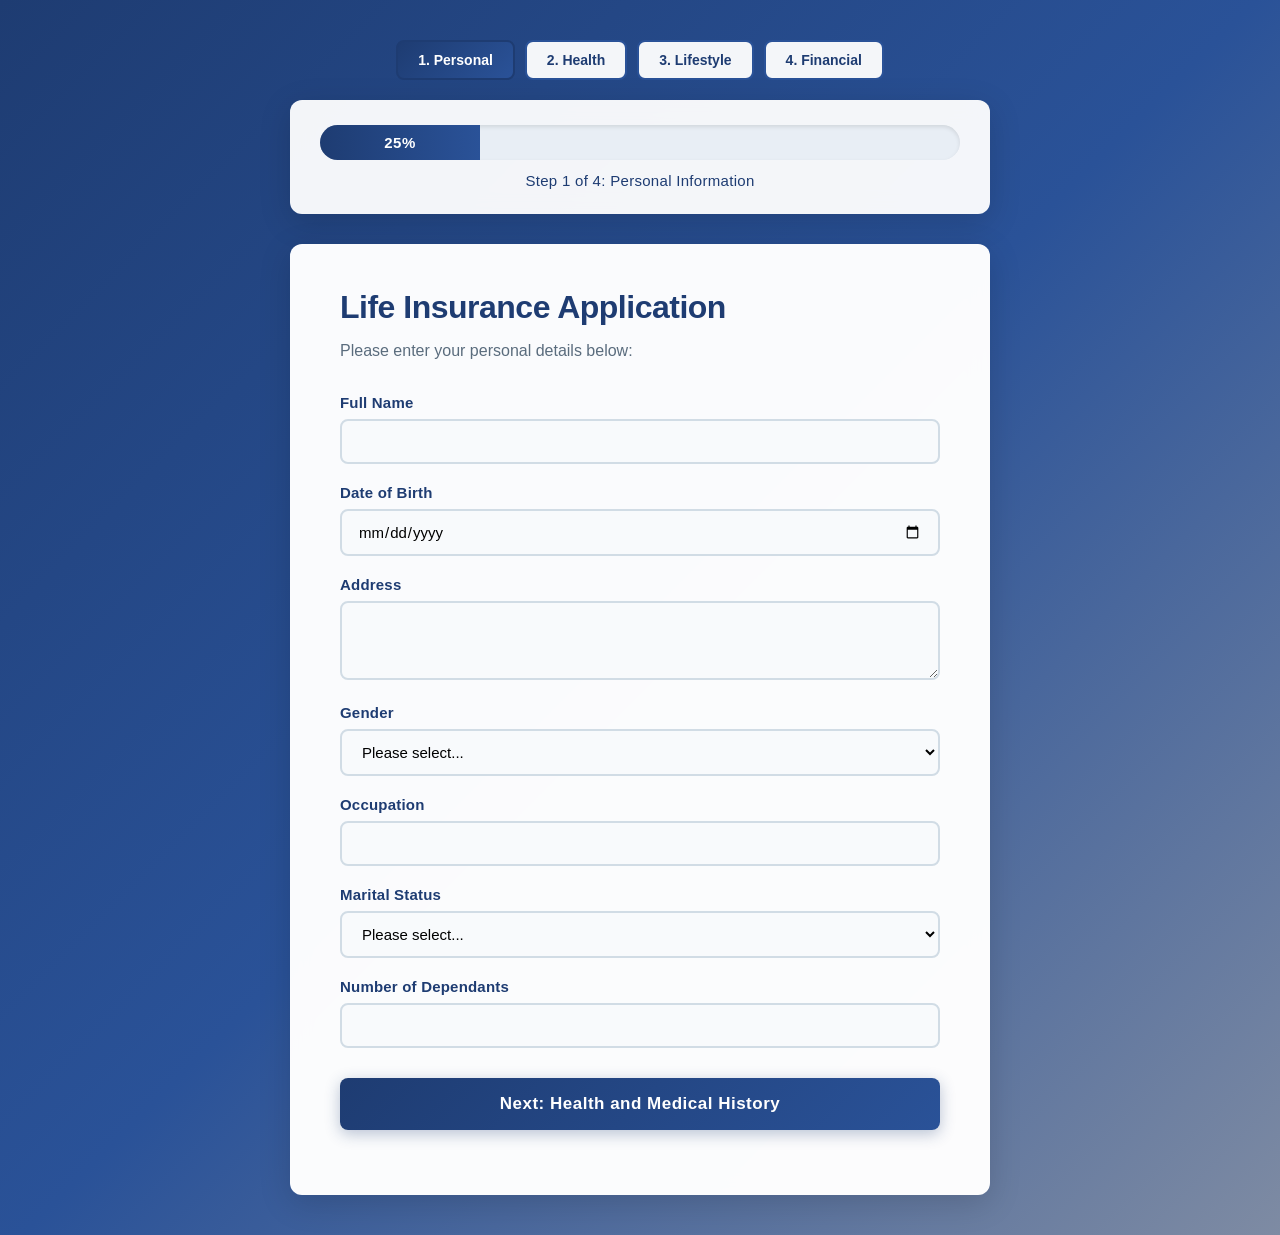
<file: personal.html>
<!DOCTYPE html>
<html lang="en">
<head>
    <!-- Character encoding for proper text display -->
    <meta charset="UTF-8">
    <!-- Viewport settings for responsive design on mobile devices -->
    <meta name="viewport" content="width=device-width, initial-scale=1.0">
    <title>Personal Information</title>
    <!-- Link to external CSS stylesheet -->
    <link rel="stylesheet" href="styles.css">
</head>
<body>
    <!-- Navigation buttons -->
    <div class="nav-buttons">
        <a href="personal.html" class="nav-button active">1. Personal</a>
        <a href="health.html" class="nav-button">2. Health</a>
        <a href="lifestyle.html" class="nav-button">3. Lifestyle</a>
        <a href="financial.html" class="nav-button">4. Financial</a>
    </div>
    
    <!-- Progress bar -->
    <div class="progress-container">
        <div class="progress-bar">
            <div class="progress-fill" style="width: 25%;">25%</div>
        </div>
        <div class="progress-text">Step 1 of 4: Personal Information</div>
    </div>
    
    <!-- Main container for the form -->
    <div class="container">
        <h1>Life Insurance Application</h1>
        <p>Please enter your personal details below:</p>
        
        <!-- Life insurance application form -->
        <form id="userForm">
            <!-- Full name input field -->
            <div class="form-group">
                <label for="fullName">Full Name</label>
                <input type="text" id="fullName" name="fullName" required>
            </div>
            
            <!-- Date of birth input field -->
            <div class="form-group">
                <label for="dateOfBirth">Date of Birth</label>
                <input type="date" id="dateOfBirth" name="dateOfBirth" required>
            </div>
            
            <!-- Address textarea field -->
            <div class="form-group">
                <label for="address">Address</label>
                <textarea id="address" name="address" rows="3" required></textarea>
            </div>
            
            <!-- Gender dropdown selection -->
            <div class="form-group">
                <label for="gender">Gender</label>
                <select id="gender" name="gender" required>
                    <option value="">Please select...</option>
                    <option value="male">Male</option>
                    <option value="female">Female</option>
                    <option value="other">Other</option>
                    <option value="prefer-not-to-say">Prefer not to say</option>
                </select>
            </div>
            
            <!-- Occupation input field -->
            <div class="form-group">
                <label for="occupation">Occupation</label>
                <input type="text" id="occupation" name="occupation" required>
            </div>
            
            <!-- Marital status dropdown selection -->
            <div class="form-group">
                <label for="maritalStatus">Marital Status</label>
                <select id="maritalStatus" name="maritalStatus" required>
                    <option value="">Please select...</option>
                    <option value="single">Single</option>
                    <option value="married">Married</option>
                    <option value="civil-partnership">Civil Partnership</option>
                    <option value="divorced">Divorced</option>
                    <option value="widowed">Widowed</option>
                </select>
            </div>
            
            <!-- Number of dependants input field (numeric) -->
            <div class="form-group">
                <label for="dependants">Number of Dependants</label>
                <input type="number" id="dependants" name="dependants" min="0" required>
            </div>
            
            <!-- Submit button -->
            <button type="submit">Next: Health and Medical History</button>
        </form>
        
        <!-- Container for success/error messages -->
        <div id="message"></div>
    </div>
    
    <script>
        // Validation functions
        function validateFullName(name) {
            // Check for at least two words separated by space, no numbers or special characters
            const namePattern = /^[A-Za-z]+(\s[A-Za-z]+)+$/;
            return namePattern.test(name.trim());
        }
        
        function validateDateOfBirth(dob) {
            const date = new Date(dob);
            const today = new Date();
            const age = today.getFullYear() - date.getFullYear();
            const monthDiff = today.getMonth() - date.getMonth();
            
            // Check if date is valid and person is between 18 and 100 years old
            if (isNaN(date.getTime())) return { valid: false, message: 'Invalid date' };
            if (date > today) return { valid: false, message: 'Date of birth cannot be in the future' };
            
            const actualAge = monthDiff < 0 || (monthDiff === 0 && today.getDate() < date.getDate()) ? age - 1 : age;
            
            if (actualAge < 18) return { valid: false, message: 'You must be at least 18 years old' };
            if (actualAge > 100) return { valid: false, message: 'Please verify your date of birth' };
            
            return { valid: true };
        }
        
        function validateAddress(address) {
            // Check address has at least 10 characters and contains some numbers (for house number/postcode)
            return address.trim().length >= 10 && /\d/.test(address);
        }
        
        function validateOccupation(occupation) {
            // Check occupation contains only letters, spaces, and hyphens
            const occupationPattern = /^[A-Za-z\s\-]+$/;
            return occupationPattern.test(occupation.trim()) && occupation.trim().length >= 2;
        }
        
        // Add real-time validation feedback
        document.getElementById('fullName').addEventListener('blur', function() {
            const name = this.value;
            if (!validateFullName(name)) {
                this.style.borderColor = '#dc3545';
                if (!document.getElementById('nameError')) {
                    const error = document.createElement('small');
                    error.id = 'nameError';
                    error.style.color = '#dc3545';
                    error.textContent = 'Please enter your full name (first and last name, letters only)';
                    this.parentElement.appendChild(error);
                }
            } else {
                this.style.borderColor = '#28a745';
                const error = document.getElementById('nameError');
                if (error) error.remove();
            }
        });
        
        document.getElementById('dateOfBirth').addEventListener('blur', function() {
            const validation = validateDateOfBirth(this.value);
            if (!validation.valid) {
                this.style.borderColor = '#dc3545';
                if (!document.getElementById('dobError')) {
                    const error = document.createElement('small');
                    error.id = 'dobError';
                    error.style.color = '#dc3545';
                    error.textContent = validation.message;
                    this.parentElement.appendChild(error);
                }
            } else {
                this.style.borderColor = '#28a745';
                const error = document.getElementById('dobError');
                if (error) error.remove();
            }
        });
        
        document.getElementById('address').addEventListener('blur', function() {
            const address = this.value;
            if (!validateAddress(address)) {
                this.style.borderColor = '#dc3545';
                if (!document.getElementById('addressError')) {
                    const error = document.createElement('small');
                    error.id = 'addressError';
                    error.style.color = '#dc3545';
                    error.textContent = 'Please enter a complete address (minimum 10 characters with house number)';
                    this.parentElement.appendChild(error);
                }
            } else {
                this.style.borderColor = '#28a745';
                const error = document.getElementById('addressError');
                if (error) error.remove();
            }
        });
        
        document.getElementById('occupation').addEventListener('blur', function() {
            const occupation = this.value;
            if (!validateOccupation(occupation)) {
                this.style.borderColor = '#dc3545';
                if (!document.getElementById('occupationError')) {
                    const error = document.createElement('small');
                    error.id = 'occupationError';
                    error.style.color = '#dc3545';
                    error.textContent = 'Please enter a valid occupation (letters, spaces, and hyphens only)';
                    this.parentElement.appendChild(error);
                }
            } else {
                this.style.borderColor = '#28a745';
                const error = document.getElementById('occupationError');
                if (error) error.remove();
            }
        });
        
        // Add event listener for form submission
        document.getElementById('userForm').addEventListener('submit', async function(e) {
            // Prevent default form submission behaviour (page reload)
            e.preventDefault();
            
            // Get form values
            const fullName = document.getElementById('fullName').value;
            const dateOfBirth = document.getElementById('dateOfBirth').value;
            const address = document.getElementById('address').value;
            const occupation = document.getElementById('occupation').value;
            
            // Validate all fields
            const nameValid = validateFullName(fullName);
            const dobValidation = validateDateOfBirth(dateOfBirth);
            const addressValid = validateAddress(address);
            const occupationValid = validateOccupation(occupation);
            
            // Show error message if validation fails
            if (!nameValid || !dobValidation.valid || !addressValid || !occupationValid) {
                const messageDiv = document.getElementById('message');
                messageDiv.innerHTML = `
                    <div class="error">
                        <p><strong>Please correct the following errors:</strong></p>
                        ${!nameValid ? '<p>• Full name must contain at least first and last name (letters only)</p>' : ''}
                        ${!dobValidation.valid ? '<p>• ' + dobValidation.message + '</p>' : ''}
                        ${!addressValid ? '<p>• Address must be at least 10 characters and include a house number</p>' : ''}
                        ${!occupationValid ? '<p>• Occupation must contain only letters, spaces, and hyphens</p>' : ''}
                    </div>
                `;
                messageDiv.scrollIntoView({ behavior: 'smooth' });
                return;
            }
            
            // Collect all form data into a JavaScript object
            const formData = {
                fullName: fullName,
                dateOfBirth: dateOfBirth,
                address: address,
                gender: document.getElementById('gender').value,
                occupation: occupation,
                maritalStatus: document.getElementById('maritalStatus').value,
                dependants: document.getElementById('dependants').value,
                submittedAt: new Date().toISOString() // Add timestamp of submission
            };
            
            // Save form data to localStorage
            localStorage.setItem('personalInfo', JSON.stringify(formData));
            
            // Redirect to health history page
            window.location.href = 'health.html';
        });
    </script>
</body>
</html>
</file>
<file: styles.css>
/* Reset default browser styles for all elements */
* {
    margin: 0;
    padding: 0;
    box-sizing: border-box;
}

/* Body styling with background and padding */
body {
    font-family: 'Segoe UI', Tahoma, Geneva, Verdana, sans-serif;
    background: linear-gradient(135deg, #1e3c72 0%, #2a5298 50%, #7e8ba3 100%);
    min-height: 100vh;
    padding: 40px 20px;
}

/* Navigation buttons container */
.nav-buttons {
    max-width: 700px;
    margin: 0 auto 20px;
    display: flex;
    gap: 10px;
    justify-content: center;
    flex-wrap: wrap;
}

.nav-button {
    padding: 10px 20px;
    background-color: rgba(255, 255, 255, 0.95);
    color: #1e3c72;
    border: 2px solid #2a5298;
    border-radius: 8px;
    font-size: 14px;
    font-weight: 600;
    cursor: pointer;
    transition: all 0.3s ease;
    text-decoration: none;
    display: inline-block;
}

.nav-button:hover {
    background-color: #2a5298;
    color: white;
    transform: translateY(-2px);
    box-shadow: 0 4px 12px rgba(42, 82, 152, 0.3);
}

.nav-button.active {
    background: linear-gradient(135deg, #1e3c72 0%, #2a5298 100%);
    color: white;
    border-color: #1e3c72;
}

.nav-button.disabled {
    opacity: 0.5;
    cursor: not-allowed;
    pointer-events: none;
}

/* Progress bar container */
.progress-container {
    max-width: 700px;
    margin: 0 auto 30px;
    background-color: rgba(255, 255, 255, 0.95);
    padding: 25px 30px;
    border-radius: 12px;
    box-shadow: 0 8px 32px rgba(0, 0, 0, 0.15);
    backdrop-filter: blur(10px);
}

/* Progress bar background */
.progress-bar {
    width: 100%;
    height: 35px;
    background-color: #e8eef5;
    border-radius: 20px;
    overflow: hidden;
    margin-bottom: 12px;
    box-shadow: inset 0 2px 4px rgba(0, 0, 0, 0.1);
}

/* Progress bar fill */
.progress-fill {
    height: 100%;
    background: linear-gradient(90deg, #1e3c72 0%, #2a5298 100%);
    transition: width 0.5s ease;
    display: flex;
    align-items: center;
    justify-content: center;
    color: white;
    font-weight: 600;
    font-size: 15px;
    letter-spacing: 0.5px;
}

/* Progress text */
.progress-text {
    text-align: center;
    color: #1e3c72;
    font-size: 15px;
    font-weight: 500;
    letter-spacing: 0.3px;
}

/* Main container for the form with centered layout */
.container {
    max-width: 700px;
    margin: 0 auto;
    background-color: rgba(255, 255, 255, 0.98);
    padding: 45px 50px;
    border-radius: 12px;
    box-shadow: 0 8px 32px rgba(0, 0, 0, 0.15);
    backdrop-filter: blur(10px);
}

/* Main heading styling */
h1 {
    color: #1e3c72;
    margin-bottom: 12px;
    font-size: 32px;
    font-weight: 600;
    letter-spacing: -0.5px;
}

/* Paragraph text styling */
p {
    color: #5a6c7d;
    margin-bottom: 30px;
    font-size: 16px;
    line-height: 1.6;
}

/* Form group container for each input field */
.form-group {
    margin-bottom: 20px;
}

/* Label styling for form fields */
label {
    display: block;
    margin-bottom: 8px;
    color: #1e3c72;
    font-weight: 600;
    font-size: 15px;
    letter-spacing: 0.2px;
}

/* Styling for all input fields, selects, and textareas */
input[type="text"],
input[type="email"],
input[type="date"],
input[type="number"],
select,
textarea {
    width: 100%;
    padding: 12px 16px;
    border: 2px solid #d1dce5;
    border-radius: 8px;
    font-size: 15px;
    font-family: 'Segoe UI', Tahoma, Geneva, Verdana, sans-serif;
    transition: all 0.3s ease;
    background-color: #f8fafc;
}

/* Focus state styling for all input fields */
input[type="text"]:focus,
input[type="email"]:focus,
input[type="date"]:focus,
input[type="number"]:focus,
select:focus,
textarea:focus {
    outline: none;
    border-color: #2a5298;
    background-color: white;
    box-shadow: 0 0 0 3px rgba(42, 82, 152, 0.1);
}

/* Allow vertical resizing only for textarea */
textarea {
    resize: vertical;
}

/* Pointer cursor for dropdown selections */
select {
    cursor: pointer;
}

/* Submit button styling */
button {
    width: 100%;
    padding: 16px;
    background: linear-gradient(135deg, #1e3c72 0%, #2a5298 100%);
    color: white;
    border: none;
    border-radius: 8px;
    font-size: 17px;
    cursor: pointer;
    font-weight: 600;
    letter-spacing: 0.5px;
    transition: all 0.3s ease;
    box-shadow: 0 4px 15px rgba(30, 60, 114, 0.3);
    margin-top: 10px;
}

/* Button hover state for visual feedback */
button:hover {
    background: linear-gradient(135deg, #2a5298 0%, #1e3c72 100%);
    box-shadow: 0 6px 20px rgba(30, 60, 114, 0.4);
    transform: translateY(-2px);
}

/* Button active state */
button:active {
    transform: translateY(0);
}

/* Container for success/error messages */
#message {
    margin-top: 20px;
}

/* Success message styling with green theme */
.success {
    background: linear-gradient(135deg, #d4edda 0%, #c3e6cb 100%);
    border: 2px solid #28a745;
    color: #155724;
    padding: 20px;
    border-radius: 10px;
    box-shadow: 0 4px 15px rgba(40, 167, 69, 0.2);
}

/* Paragraph styling within success messages */
.success p {
    margin-bottom: 8px;
    color: #155724;
    font-size: 15px;
    line-height: 1.6;
}

/* Error message styling with red theme */
.error {
    background: linear-gradient(135deg, #f8d7da 0%, #f5c6cb 100%);
    border: 2px solid #dc3545;
    color: #721c24;
    padding: 20px;
    border-radius: 10px;
    box-shadow: 0 4px 15px rgba(220, 53, 69, 0.2);
}

/* Paragraph styling within error messages */
.error p {
    margin-bottom: 8px;
    color: #721c24;
    font-size: 15px;
    line-height: 1.6;
}

/* Small error text styling */
small {
    display: block;
    margin-top: 5px;
    font-size: 13px;
}
</file>
